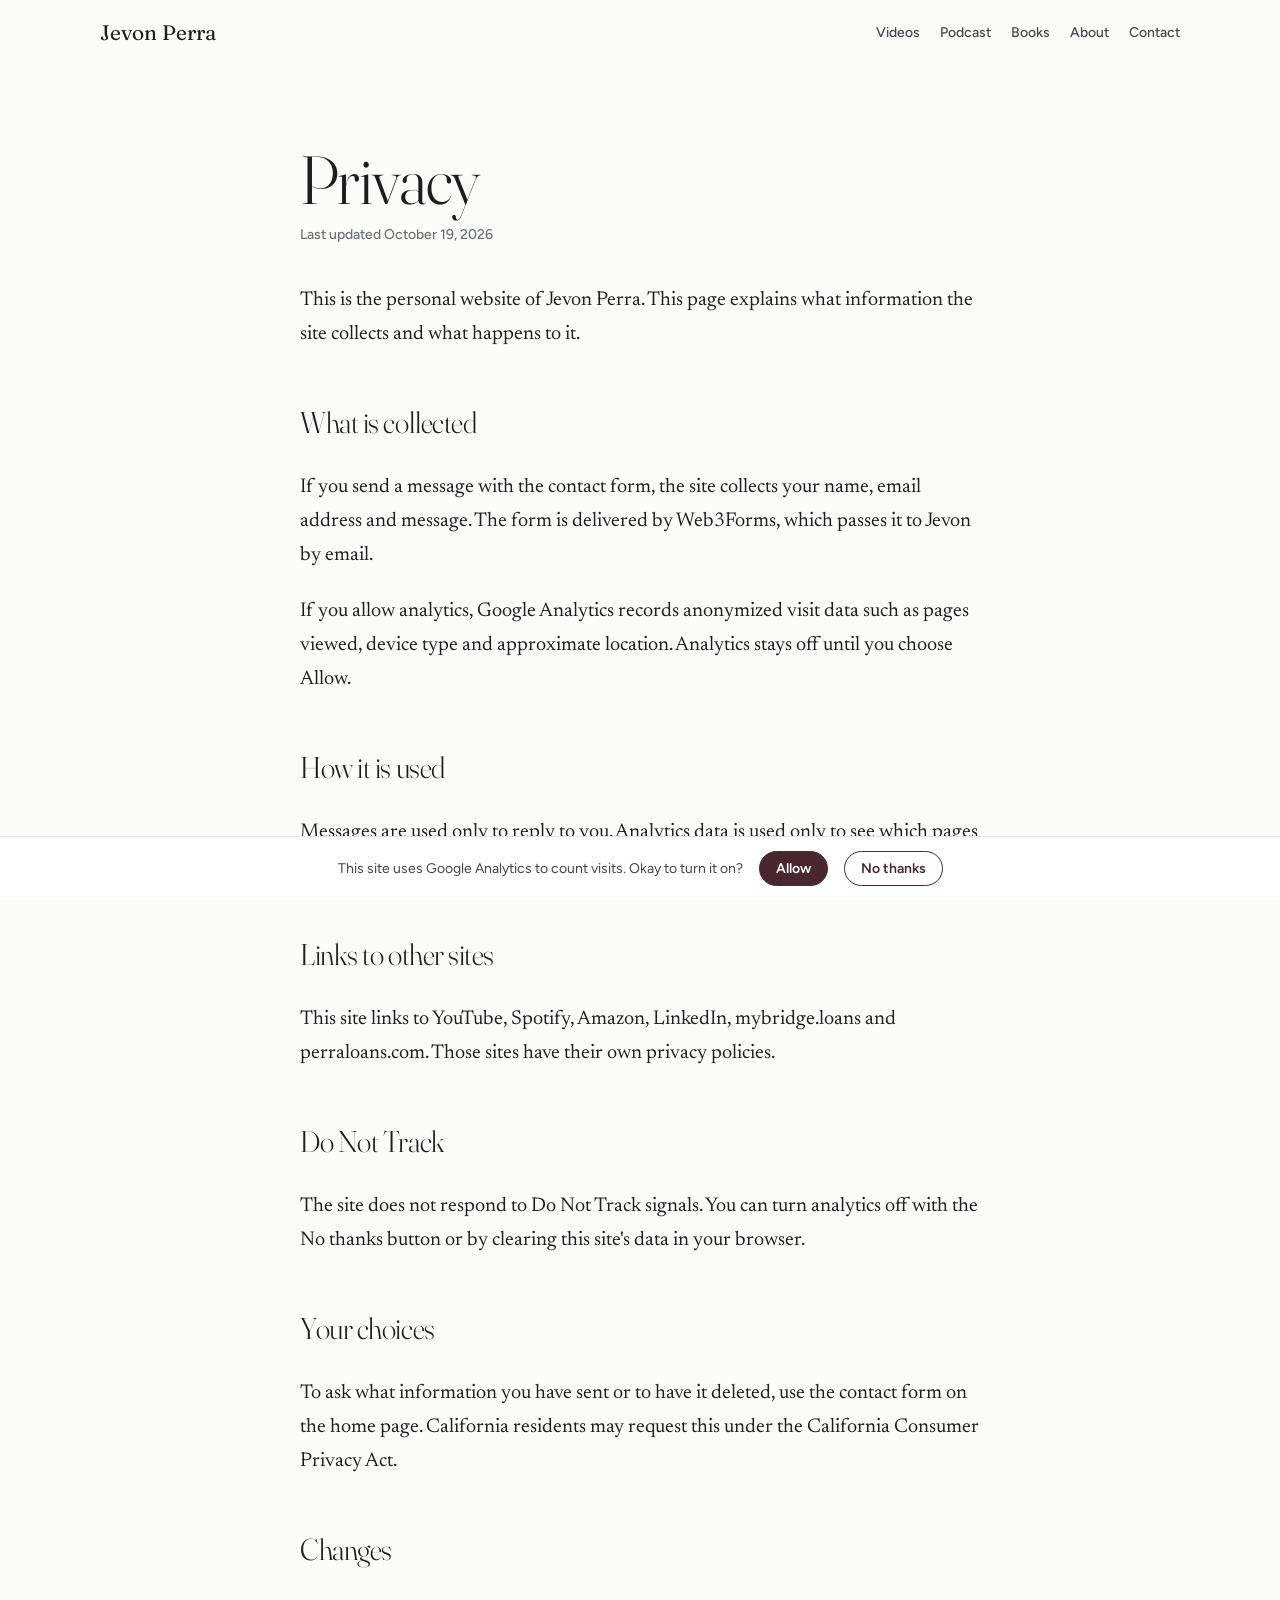
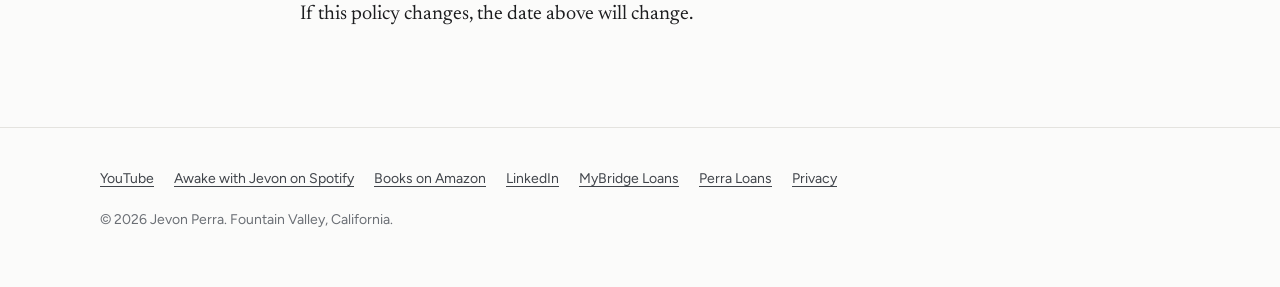
<file: privacy.html>
<!doctype html>
<html lang="en">
<head>
<meta charset="utf-8">
<meta name="viewport" content="width=device-width,initial-scale=1,viewport-fit=cover">
<title>Privacy | Jevon Perra</title>
<meta name="description" content="What jevonperra.com collects and how it is used.">

<link rel="canonical" href="https://jevonperra.com/privacy.html">
<link rel="icon" href="/favicon.ico" sizes="any">
<link rel="icon" href="/favicon-32.png" type="image/png" sizes="32x32">
<link rel="apple-touch-icon" href="/apple-touch-icon.png">
<meta name="theme-color" content="#fbfbfa">
<meta property="og:type" content="website">
<meta property="og:site_name" content="Jevon Perra">
<meta property="og:title" content="Privacy | Jevon Perra">
<meta property="og:description" content="What jevonperra.com collects and how it is used.">
<meta property="og:url" content="https://jevonperra.com/privacy.html">
<meta property="og:image" content="https://jevonperra.com/og.jpg">
<meta name="twitter:card" content="summary_large_image">
<link rel="preconnect" href="https://fonts.googleapis.com">
<link rel="preconnect" href="https://fonts.gstatic.com" crossorigin>
<link href="https://fonts.googleapis.com/css2?family=Fraunces:opsz,wght@9..144,300;9..144,400&family=Newsreader:ital,opsz,wght@0,6..72,400;0,6..72,500;1,6..72,400&family=Figtree:wght@500;600&display=swap" rel="stylesheet">
<link rel="stylesheet" href="/styles.css">
<script>
  window.dataLayer = window.dataLayer || [];
  function gtag(){dataLayer.push(arguments);}
  gtag('consent','default',{analytics_storage:'denied',ad_storage:'denied',ad_user_data:'denied',ad_personalization:'denied'});
  gtag('js', new Date());
  gtag('config', 'G-R00K8G8HHX', {anonymize_ip:true});
</script>
<script async src="https://www.googletagmanager.com/gtag/js?id=G-R00K8G8HHX"></script>

</head>
<body>
<header class="top" id="top">
  <div class="wrap">
    <a class="brand" href="/">Jevon Perra</a>
    <nav class="nav" aria-label="Sections">
      <a href="/#videos">Videos</a><a href="/#podcast">Podcast</a><a href="/#books">Books</a><a href="/#about">About</a><a href="/#contact">Contact</a>
    </nav>
  </div>
</header>
<main class="article"><div class="wrap narrow"><h1>Privacy</h1>
<p class="date">Last updated October 19, 2026</p>
<div class="body">
<p>This is the personal website of Jevon Perra. This page explains what information the site collects and what happens to it.</p>
<h2>What is collected</h2>
<p>If you send a message with the contact form, the site collects your name, email address and message. The form is delivered by Web3Forms, which passes it to Jevon by email.</p>
<p>If you allow analytics, Google Analytics records anonymized visit data such as pages viewed, device type and approximate location. Analytics stays off until you choose Allow.</p>
<h2>How it is used</h2>
<p>Messages are used only to reply to you. Analytics data is used only to see which pages people read. Your information is not sold or rented to anyone.</p>
<h2>Links to other sites</h2>
<p>This site links to YouTube, Spotify, Amazon, LinkedIn, mybridge.loans and perraloans.com. Those sites have their own privacy policies.</p>
<h2>Do Not Track</h2>
<p>The site does not respond to Do Not Track signals. You can turn analytics off with the No thanks button or by clearing this site's data in your browser.</p>
<h2>Your choices</h2>
<p>To ask what information you have sent or to have it deleted, use the contact form on the home page. California residents may request this under the California Consumer Privacy Act.</p>
<h2>Changes</h2>
<p>If this policy changes, the date above will change.</p>
</div></div></main>
<footer class="foot">
  <div class="wrap">
    <nav aria-label="Elsewhere">
      <a href="https://www.youtube.com/@jevonperra" rel="me">YouTube</a><a href="https://open.spotify.com/show/1TXFYxA3JNvPQcTYseowRd" rel="me">Awake with Jevon on Spotify</a><a href="https://www.amazon.com/stores/Jevon-Perra/author/B081JSYY28/allbooks" rel="me">Books on Amazon</a><a href="https://www.linkedin.com/in/jevonperra/" rel="me">LinkedIn</a><a href="https://mybridge.loans">MyBridge Loans</a><a href="https://perraloans.com">Perra Loans</a><a href="/privacy.html">Privacy</a>
    </nav>
    <p>&copy; 2026 Jevon Perra. Fountain Valley, California.</p>
  </div>
</footer>
<div class="consent" id="consent" hidden>
  <span>This site uses Google Analytics to count visits. Okay to turn it on?</span>
  <button class="btn" type="button" id="consent-yes">Allow</button>
  <button class="btn ghost" type="button" id="consent-no">No thanks</button>
</div>
<script src="/main.js" defer></script>
</body>
</html>
</file>
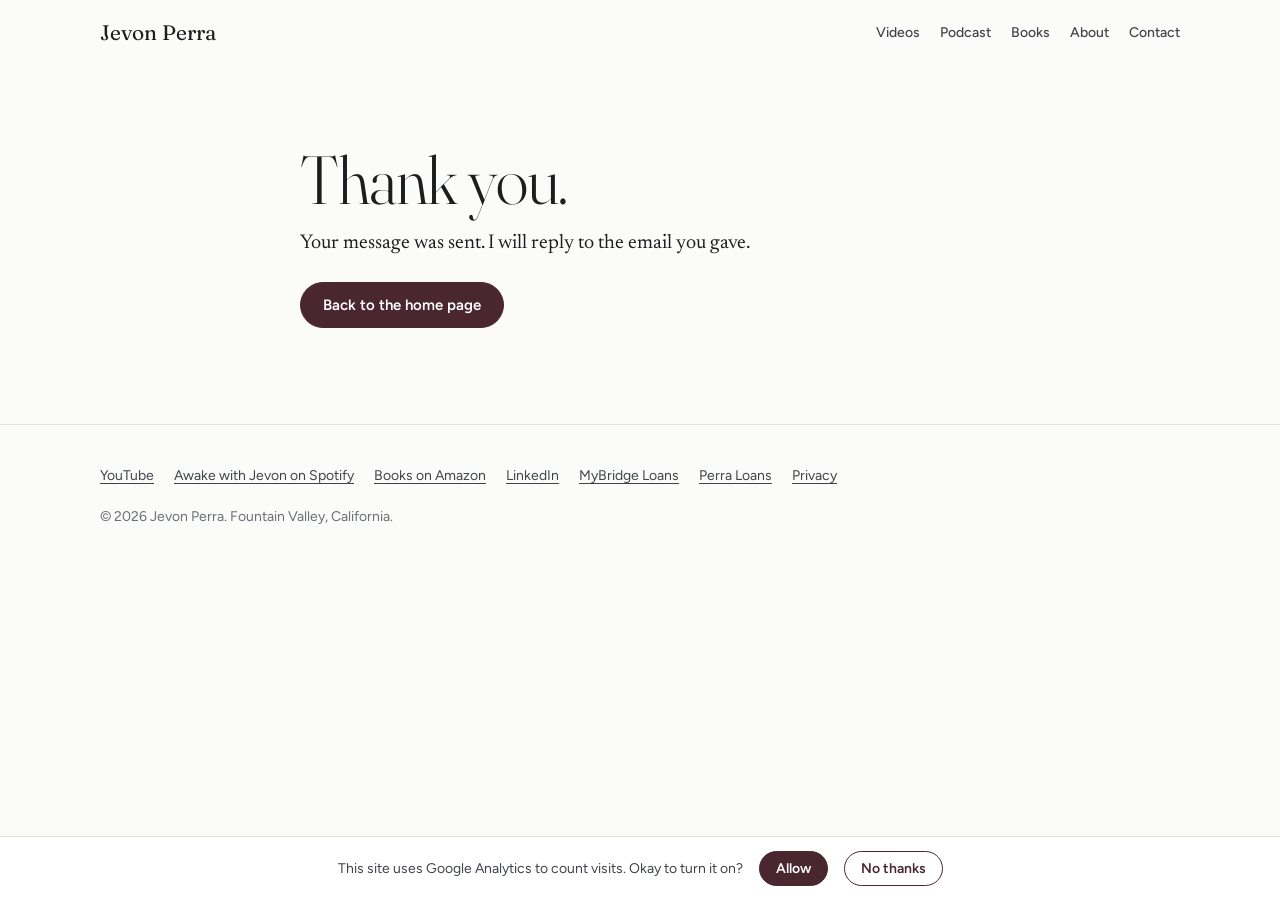
<file: thanks.html>
<!doctype html>
<html lang="en">
<head>
<meta charset="utf-8">
<meta name="viewport" content="width=device-width,initial-scale=1,viewport-fit=cover">
<title>Message sent | Jevon Perra</title>
<meta name="description" content="Your message was sent.">
<meta name="robots" content="noindex">
<link rel="canonical" href="https://jevonperra.com/thanks.html">
<link rel="icon" href="/favicon.ico" sizes="any">
<link rel="icon" href="/favicon-32.png" type="image/png" sizes="32x32">
<link rel="apple-touch-icon" href="/apple-touch-icon.png">
<meta name="theme-color" content="#fbfbfa">
<meta property="og:type" content="website">
<meta property="og:site_name" content="Jevon Perra">
<meta property="og:title" content="Message sent | Jevon Perra">
<meta property="og:description" content="Your message was sent.">
<meta property="og:url" content="https://jevonperra.com/thanks.html">
<meta property="og:image" content="https://jevonperra.com/og.jpg">
<meta name="twitter:card" content="summary_large_image">
<link rel="preconnect" href="https://fonts.googleapis.com">
<link rel="preconnect" href="https://fonts.gstatic.com" crossorigin>
<link href="https://fonts.googleapis.com/css2?family=Fraunces:opsz,wght@9..144,300;9..144,400&family=Newsreader:ital,opsz,wght@0,6..72,400;0,6..72,500;1,6..72,400&family=Figtree:wght@500;600&display=swap" rel="stylesheet">
<link rel="stylesheet" href="/styles.css">
<script>
  window.dataLayer = window.dataLayer || [];
  function gtag(){dataLayer.push(arguments);}
  gtag('consent','default',{analytics_storage:'denied',ad_storage:'denied',ad_user_data:'denied',ad_personalization:'denied'});
  gtag('js', new Date());
  gtag('config', 'G-R00K8G8HHX', {anonymize_ip:true});
</script>
<script async src="https://www.googletagmanager.com/gtag/js?id=G-R00K8G8HHX"></script>

</head>
<body>
<header class="top" id="top">
  <div class="wrap">
    <a class="brand" href="/">Jevon Perra</a>
    <nav class="nav" aria-label="Sections">
      <a href="/#videos">Videos</a><a href="/#podcast">Podcast</a><a href="/#books">Books</a><a href="/#about">About</a><a href="/#contact">Contact</a>
    </nav>
  </div>
</header>
<main class="article"><div class="wrap narrow"><h1>Thank you.</h1>
<div class="body"><p>Your message was sent. I will reply to the email you gave.</p>
<p><a class="btn" href="/">Back to the home page</a></p></div></div></main>
<footer class="foot">
  <div class="wrap">
    <nav aria-label="Elsewhere">
      <a href="https://www.youtube.com/@jevonperra" rel="me">YouTube</a><a href="https://open.spotify.com/show/1TXFYxA3JNvPQcTYseowRd" rel="me">Awake with Jevon on Spotify</a><a href="https://www.amazon.com/stores/Jevon-Perra/author/B081JSYY28/allbooks" rel="me">Books on Amazon</a><a href="https://www.linkedin.com/in/jevonperra/" rel="me">LinkedIn</a><a href="https://mybridge.loans">MyBridge Loans</a><a href="https://perraloans.com">Perra Loans</a><a href="/privacy.html">Privacy</a>
    </nav>
    <p>&copy; 2026 Jevon Perra. Fountain Valley, California.</p>
  </div>
</footer>
<div class="consent" id="consent" hidden>
  <span>This site uses Google Analytics to count visits. Okay to turn it on?</span>
  <button class="btn" type="button" id="consent-yes">Allow</button>
  <button class="btn ghost" type="button" id="consent-no">No thanks</button>
</div>
<script src="/main.js" defer></script>
</body>
</html>
</file>
<file: styles.css>
/* jevonperra.com — "Open white": the full-length photo sits on the same white it was shot on.
   One light serif for display, a reading serif for text, a plain sans for controls. */
:root{
  --paper:#fbfbfa;
  --ink:#1c1d1f;
  --ink-2:#40444a;
  --muted:#6b6f75;
  --line:#e4e3df;
  --wine:#4a2730;
  --wine-soft:#f3ecee;
  --display:"Fraunces", Georgia, "Times New Roman", serif;
  --text:"Newsreader", Georgia, "Times New Roman", serif;
  --ui:"Figtree", system-ui, -apple-system, "Segoe UI", sans-serif;
  color-scheme:light;
}
*{box-sizing:border-box}
html{scroll-behavior:smooth;-webkit-text-size-adjust:100%}
@media (prefers-reduced-motion:reduce){html{scroll-behavior:auto}}
body{margin:0;background:var(--paper);color:var(--ink);font:400 19px/1.6 var(--text)}
img{max-width:100%;height:auto;display:block}
a{color:var(--wine);text-underline-offset:3px;text-decoration-thickness:1px}
a:hover{text-decoration-thickness:2px}
:focus-visible{outline:2px solid var(--wine);outline-offset:3px;border-radius:2px}
h1,h2,h3{font-family:var(--display);font-weight:300;letter-spacing:-.015em;text-wrap:balance;margin:0;font-variation-settings:"opsz" 144}
p{margin:0}
.wrap{max-width:1120px;margin:0 auto;padding-left:max(20px,env(safe-area-inset-left,0px));padding-right:max(20px,env(safe-area-inset-right,0px))}
.narrow{max-width:720px}

/* header */
.top{position:sticky;top:0;z-index:20;background:color-mix(in srgb,var(--paper) 92%,transparent);backdrop-filter:saturate(1.2) blur(8px);-webkit-backdrop-filter:blur(8px);border-bottom:1px solid transparent}
.top.scrolled{border-bottom-color:var(--line)}
.top .wrap{display:flex;align-items:center;justify-content:space-between;gap:16px;min-height:64px}
.brand{font:400 21px var(--display);color:var(--ink);text-decoration:none;white-space:nowrap}
.nav{display:flex;gap:4px 20px;flex-wrap:wrap;justify-content:flex-end;font:500 14px var(--ui)}
.nav a{color:var(--ink-2);text-decoration:none;padding:6px 0}
.nav a:hover{color:var(--wine)}

/* hero */
.hero .wrap{display:grid;grid-template-columns:minmax(0,1fr) 340px;gap:40px;align-items:end;padding-block:40px 0}
.hero-txt{padding-bottom:72px}
.hero h1{font-size:clamp(64px,11vw,148px);line-height:.88}
.iam{margin-top:28px;max-width:32ch;font-size:clamp(20px,2.2vw,23px);line-height:1.5;color:var(--ink-2)}
.iam strong{font-weight:500;color:var(--ink)}
.hero-cta{display:flex;flex-wrap:wrap;gap:12px 20px;align-items:center;margin-top:32px}
.btn{display:inline-flex;align-items:center;gap:8px;font:600 15px var(--ui);text-decoration:none;padding:13px 22px;border-radius:999px;background:var(--wine);color:#fff;border:1px solid var(--wine);cursor:pointer}
.btn:hover{background:#3a1e26}
.btn.ghost{background:transparent;color:var(--wine)}
.btn.ghost:hover{background:var(--wine-soft)}
.textlink{font:600 15px var(--ui)}
.hero-photo{align-self:end}
.hero-photo img{width:100%;height:auto;mix-blend-mode:multiply}

/* sections */
section.block{padding-block:88px;border-top:1px solid var(--line)}
.sec-head{display:grid;grid-template-columns:minmax(0,1fr) auto;gap:12px 24px;align-items:end;margin-bottom:36px}
.sec-head h2{font-size:clamp(38px,5vw,60px);line-height:1}
.sec-head p{grid-column:1/-1;max-width:58ch;color:var(--ink-2)}
.sec-head .textlink{white-space:nowrap}

/* videos */
.videos{display:grid;grid-template-columns:repeat(3,minmax(0,1fr));gap:32px 24px}
.video{display:grid;gap:12px;text-decoration:none;color:var(--ink);min-width:0}
.video .thumb{aspect-ratio:16/9;max-width:100%;border-radius:4px;overflow:hidden;background:#e9e7e3}
.video .thumb img{width:100%;height:100%;object-fit:cover}
.video h3{font:500 19px/1.3 var(--text);letter-spacing:0}
.video time{font:500 13px var(--ui);color:var(--muted)}
.video:hover h3{color:var(--wine)}
.video.first{grid-column:1/-1;grid-template-columns:minmax(0,1.6fr) minmax(0,1fr);gap:32px;align-items:center}
.video.first h3{font:300 clamp(30px,3.6vw,44px)/1.08 var(--display);letter-spacing:-.01em}
.video.first .meta{display:grid;gap:12px}
.video.first .label{font:600 13px var(--ui);color:var(--wine)}

/* podcast */
.pod{display:grid;grid-template-columns:minmax(0,1fr) minmax(0,1fr);gap:40px;align-items:start}
.pod h3{font-size:clamp(30px,3.4vw,40px);line-height:1.1}
.pod .sub{margin-top:6px;font-style:italic;color:var(--ink-2)}
.pod p.desc{color:var(--ink-2);max-width:46ch}
.pod .links{display:flex;flex-wrap:wrap;gap:12px;margin-top:4px}

/* books */
.books{display:grid;grid-template-columns:repeat(2,minmax(0,1fr));gap:0 56px}
.book{padding-block:28px;border-top:1px solid var(--line);display:grid;gap:10px;min-width:0}
.book h3{font-size:28px;line-height:1.15}
.book .kind{font:500 13px var(--ui);color:var(--muted)}
.book p{color:var(--ink-2)}
.book a{font:600 14px var(--ui)}

/* writing */
.essays{display:grid;gap:0;border-bottom:1px solid var(--line)}
.essay{display:grid;grid-template-columns:minmax(0,1fr) auto;gap:6px 24px;padding-block:24px;border-top:1px solid var(--line);text-decoration:none;color:var(--ink)}
.essay h3{font-size:clamp(24px,2.6vw,30px);line-height:1.15}
.essay p{grid-column:1;color:var(--ink-2);max-width:62ch}
.essay time{grid-column:2;grid-row:1;font:500 13px var(--ui);color:var(--muted);white-space:nowrap;align-self:center}
.essay:hover h3{color:var(--wine)}

/* about */
.about{display:grid;grid-template-columns:260px minmax(0,1fr);gap:48px;align-items:start}
.about img{border-radius:4px;mix-blend-mode:multiply}
.about .copy{display:grid;gap:18px;max-width:62ch}
.about .copy p{color:var(--ink-2)}
.about .copy p:first-child{font-size:22px;color:var(--ink)}

/* lending */
.lend{display:grid;grid-template-columns:repeat(2,minmax(0,1fr));gap:24px}
.lend a{display:grid;gap:8px;padding:28px;border:1px solid var(--line);border-radius:6px;text-decoration:none;color:var(--ink);background:#fff}
.lend a:hover{border-color:var(--wine)}
.lend h3{font-size:28px}
.lend p{color:var(--ink-2);font-size:17px}
.lend span{font:600 14px var(--ui);color:var(--wine)}

/* contact */
.contact{display:grid;grid-template-columns:minmax(0,1fr) minmax(0,1.2fr);gap:48px;align-items:start}
.contact .copy p{color:var(--ink-2);max-width:40ch;margin-top:14px}
form{display:grid;gap:16px}
label{display:grid;gap:6px;font:600 14px var(--ui);color:var(--ink-2)}
input,textarea{font:400 17px var(--ui);color:var(--ink);background:#fff;border:1px solid #cfcdc8;border-radius:6px;padding:12px 14px;width:100%}
textarea{min-height:150px;resize:vertical}
input:focus,textarea:focus{outline:2px solid var(--wine);outline-offset:0;border-color:var(--wine)}
.hp{position:absolute;left:-9999px;width:1px;height:1px;overflow:hidden}
.form-error{font:500 14px var(--ui);color:#a3242f;min-height:1em}
.form-out{display:grid;gap:10px;font:400 15px var(--ui);color:var(--ink-2)}
.form-out pre{white-space:pre-wrap;background:#fff;border:1px solid var(--line);padding:12px;border-radius:6px;font:400 14px/1.5 var(--ui)}

/* footer */
.foot{border-top:1px solid var(--line);padding-block:40px 56px;font:400 14px/1.6 var(--ui);color:var(--muted)}
.foot .wrap{display:grid;gap:18px}
.foot nav{display:flex;flex-wrap:wrap;gap:8px 20px}
.foot a{color:var(--ink-2)}

/* article pages */
.article{padding-block:56px 96px}
.article .back{font:600 14px var(--ui)}
.article h1{font-size:clamp(40px,6vw,68px);line-height:1.02;margin:24px 0 12px}
.article .date{font:500 14px var(--ui);color:var(--muted);margin-bottom:40px}
.article .body{display:grid;gap:1.1em;font-size:20px;line-height:1.7}
.article .body h2{font-size:30px;margin-top:.8em}
.article .body blockquote{margin:0;padding-left:20px;border-left:2px solid var(--wine);font-style:italic}
.article .body ul,.article .body ol{margin:0;padding-left:1.2em}
.article .end{margin-top:56px;padding-top:28px;border-top:1px solid var(--line);display:grid;gap:12px}

/* consent */
.consent{position:fixed;left:0;right:0;bottom:0;z-index:30;background:#fff;border-top:1px solid var(--line);padding:14px max(20px,env(safe-area-inset-right,0px)) calc(14px + env(safe-area-inset-bottom,0px)) max(20px,env(safe-area-inset-left,0px));display:flex;flex-wrap:wrap;gap:10px 16px;align-items:center;justify-content:center;font:400 14px var(--ui);color:var(--ink-2)}
.consent[hidden]{display:none}
.consent .btn{padding:8px 16px;font-size:14px}

@media (max-width:860px){
  .hero .wrap{grid-template-columns:1fr;gap:8px}
  .hero-txt{padding-bottom:16px}
  .hero-photo{max-width:260px;justify-self:center}
  .videos{grid-template-columns:repeat(2,minmax(0,1fr))}
  .video.first{grid-template-columns:1fr;gap:14px}
  .pod,.contact,.about{grid-template-columns:1fr;gap:28px}
  .about img{max-width:220px}
  .books{grid-template-columns:1fr}
  section.block{padding-block:64px}
}
@media (max-width:560px){
  body{font-size:18px}
  .top .wrap{flex-direction:column;align-items:flex-start;gap:0;padding-block:10px}
  .nav{justify-content:flex-start;gap:2px 16px}
  .videos{grid-template-columns:1fr}
  .video:nth-child(n+5){display:none}
  .lend{grid-template-columns:1fr}
  .sec-head{grid-template-columns:1fr}
  .essay{grid-template-columns:1fr}.essay time{grid-column:1;grid-row:auto}
}
</file>
